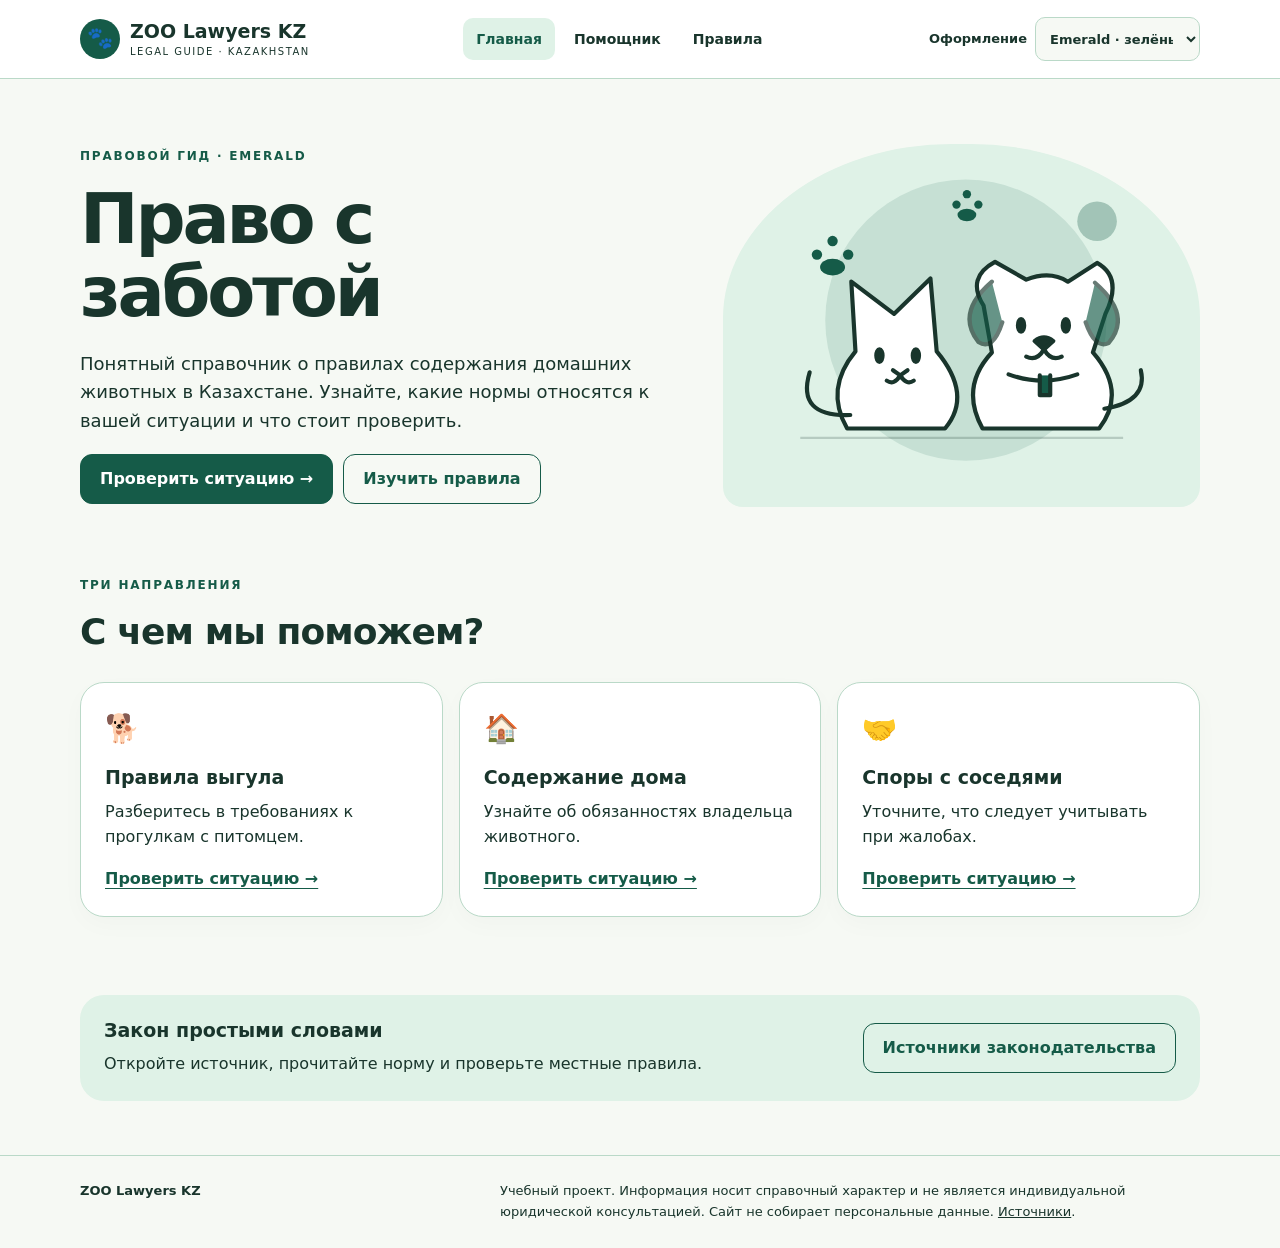
<file: index.html>
<!DOCTYPE html><html lang="ru" data-theme="emerald"><head><meta charset="utf-8"><meta name="viewport" content="width=device-width, initial-scale=1"><meta name="description" content="Справочный правовой ресурс для владельцев домашних животных в Казахстане"><title>Главная | ZOO Lawyers KZ</title><link rel="stylesheet" href="style.css"><script src="script.js" defer></script></head><body><header><div class="wrap bar"><a class="brand" href="index.html"><span class="brandmark" aria-hidden="true">🐾</span><span>ZOO Lawyers KZ<small>LEGAL GUIDE · KAZAKHSTAN</small></span></a><nav aria-label="Основная навигация"><a href="index.html" aria-current="page">Главная</a><a href="assistant.html">Помощник</a><a href="guide.html">Правила</a></nav><div class="theme-control"><label for="theme-select">Оформление</label><select id="theme-select"><option value="emerald">Emerald · зелёный</option><option value="navy">Legal Blue · синий</option><option value="terracotta">Warm Paws · тёплый</option><option value="graphite">Night · тёмный</option></select></div></div></header><main class="wrap"><section class="hero"><div><p class="eyebrow" id="theme-eyebrow">Правовой гид · Emerald</p><h1 id="theme-heading">Право с заботой</h1><p class="lead">Понятный справочник о правилах содержания домашних животных в Казахстане. Узнайте, какие нормы относятся к вашей ситуации и что стоит проверить.</p><div class="actions"><a class="btn" href="assistant.html">Проверить ситуацию →</a><a class="btn secondary" href="guide.html">Изучить правила</a></div></div><div class="hero-art"><svg viewBox="0 0 420 310" role="img" aria-label="Иллюстрация кота и собаки" xmlns="http://www.w3.org/2000/svg"><circle cx="214" cy="150" r="135" fill="var(--accent)" opacity=".12"/><circle cx="340" cy="55" r="19" fill="var(--accent)" opacity=".3"/><path d="M55 263H365" stroke="currentColor" opacity=".2" stroke-width="2"/><g stroke="currentColor" stroke-width="4" stroke-linecap="round" stroke-linejoin="round"><path d="M100 254Q78 216 108 180L104 113 145 144 180 110 186 180Q221 222 194 254Z" fill="var(--surface)"/><path d="M103 241Q51 243 64 200" fill="none"/><ellipse cx="131" cy="184" rx="3" ry="6" fill="currentColor"/><ellipse cx="166" cy="184" rx="3" ry="6" fill="currentColor"/><path d="M144 198l7 5 7-5M151 203q-6 10-13 5m13-5q6 10 13 5" fill="none"/><path d="M230 254Q208 214 239 181L231 136Q214 109 242 94L272 111Q295 102 312 113L340 95Q365 109 348 144L336 181Q369 219 342 254Z" fill="var(--surface)"/><path d="M239 113q-35 30-13 58 14 9 23-19m89-38q36 31 13 58-13 6-22-20" fill="var(--accent)" opacity=".65"/><ellipse cx="267" cy="155" rx="3" ry="6" fill="currentColor"/><ellipse cx="310" cy="155" rx="3" ry="6" fill="currentColor"/><path d="M280 170q9-7 18 0l-9 8Z" fill="currentColor"/><path d="M289 178q-7 12-17 7m17-7q7 12 17 7M255 202q33 12 66 0" fill="none"/><path d="M285 203v19h10v-19" fill="var(--accent)"/><path d="M347 235q42-7 35-37" fill="none"/></g><g fill="var(--accent)"><circle cx="71" cy="87" r="5"/><circle cx="86" cy="74" r="5"/><circle cx="101" cy="87" r="5"/><ellipse cx="86" cy="99" rx="12" ry="8"/><circle cx="205" cy="39" r="4"/><circle cx="215" cy="29" r="4"/><circle cx="226" cy="39" r="4"/><ellipse cx="215" cy="49" rx="9" ry="6"/></g></svg></div></section><section class="section"><p class="eyebrow">Три направления</p><h2>С чем мы поможем?</h2><div class="grid"><article class="panel"><span class="topic-icon" aria-hidden="true">🐕</span><h3>Правила выгула</h3><p>Разберитесь в требованиях к прогулкам с питомцем.</p><a href="assistant.html?case=walk">Проверить ситуацию →</a></article><article class="panel"><span class="topic-icon" aria-hidden="true">🏠</span><h3>Содержание дома</h3><p>Узнайте об обязанностях владельца животного.</p><a href="assistant.html?case=care">Проверить ситуацию →</a></article><article class="panel"><span class="topic-icon" aria-hidden="true">🤝</span><h3>Споры с соседями</h3><p>Уточните, что следует учитывать при жалобах.</p><a href="assistant.html?case=noise">Проверить ситуацию →</a></article></div></section><section class="section"><div class="strip"><div><h3>Закон простыми словами</h3><p>Откройте источник, прочитайте норму и проверьте местные правила.</p></div><a class="btn secondary" href="guide.html#sources">Источники законодательства</a></div></section></main><footer><div class="wrap foot"><strong>ZOO Lawyers KZ</strong><p>Учебный проект. Информация носит справочный характер и не является индивидуальной юридической консультацией. Сайт не собирает персональные данные. <a href="guide.html#sources">Источники</a>.</p></div></footer></body></html>
</file>
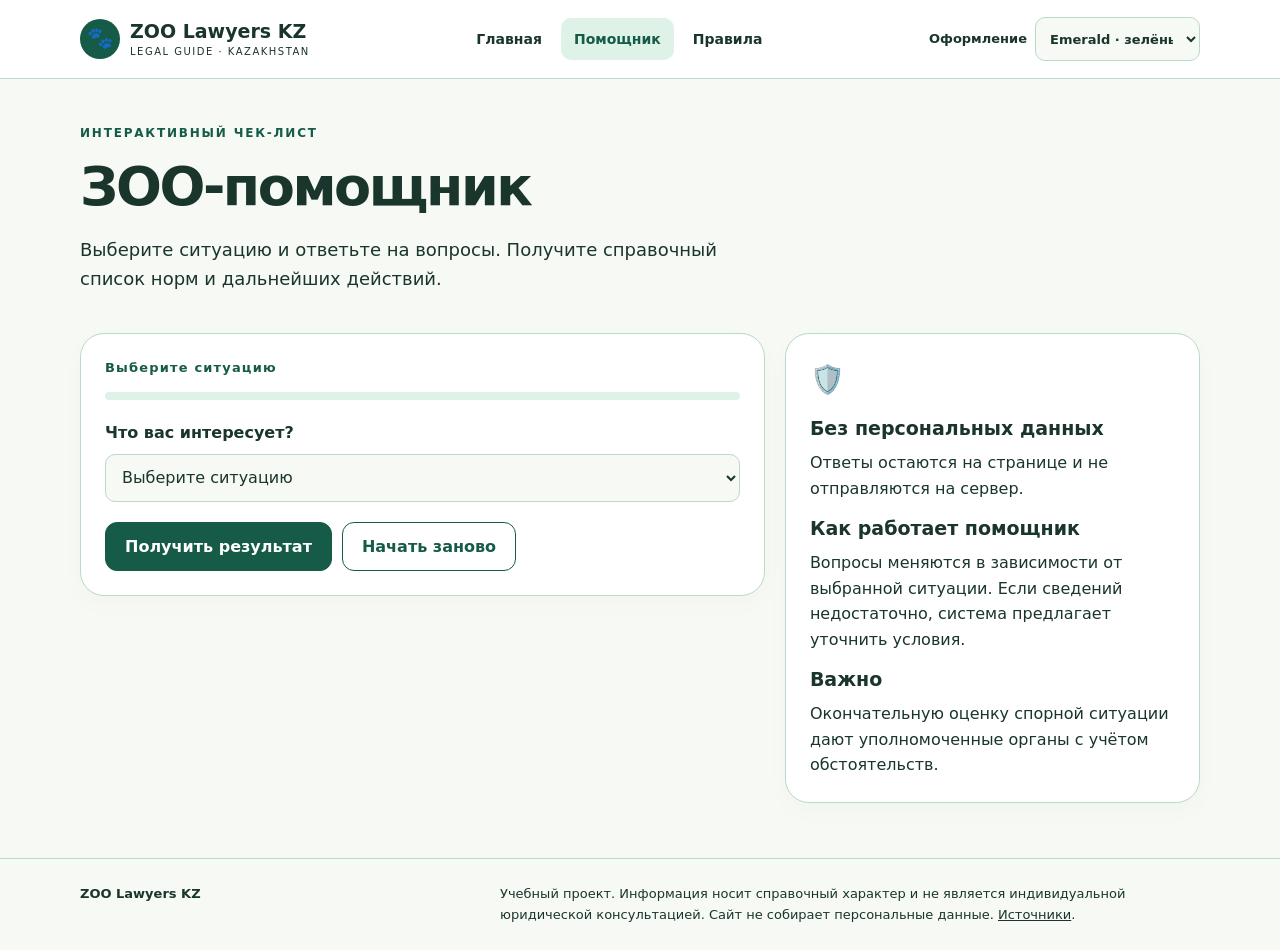
<file: assistant.html>
<!DOCTYPE html><html lang="ru" data-theme="emerald"><head><meta charset="utf-8"><meta name="viewport" content="width=device-width, initial-scale=1"><meta name="description" content="Справочный правовой ресурс для владельцев домашних животных в Казахстане"><title>Помощник | ZOO Lawyers KZ</title><link rel="stylesheet" href="style.css"><script src="script.js" defer></script></head><body><header><div class="wrap bar"><a class="brand" href="index.html"><span class="brandmark" aria-hidden="true">🐾</span><span>ZOO Lawyers KZ<small>LEGAL GUIDE · KAZAKHSTAN</small></span></a><nav aria-label="Основная навигация"><a href="index.html">Главная</a><a href="assistant.html" aria-current="page">Помощник</a><a href="guide.html">Правила</a></nav><div class="theme-control"><label for="theme-select">Оформление</label><select id="theme-select"><option value="emerald">Emerald · зелёный</option><option value="navy">Legal Blue · синий</option><option value="terracotta">Warm Paws · тёплый</option><option value="graphite">Night · тёмный</option></select></div></div></header><main class="wrap"><section class="pagehead"><p class="eyebrow">Интерактивный чек-лист</p><h1>ЗОО-помощник</h1><p class="lead">Выберите ситуацию и ответьте на вопросы. Получите справочный список норм и дальнейших действий.</p></section><div class="quiz-layout"><div><section class="panel quiz-input"><p id="count" class="num">Выберите ситуацию</p><div class="progress" aria-hidden="true"><span id="progress" style="width:0%"></span></div><div class="question"><label for="scenario">Что вас интересует?</label><select id="scenario"><option value="">Выберите ситуацию</option><option value="walk">Выгул питомца</option><option value="care">Содержание дома</option><option value="noise">Шум и соседи</option></select></div><div id="questions"></div><div class="actions"><button id="calculate" class="btn" type="button">Получить результат</button><button id="reset" class="btn secondary" type="button">Начать заново</button></div><p id="error" class="error" role="alert" hidden></p></section><section class="panel result" id="result" aria-live="polite" hidden><p class="eyebrow">Справочный результат</p><h2 id="status"></h2><ul id="advice"></ul><p>Источник: <a id="result-source" href="guide.html#sources" target="_blank" rel="noopener noreferrer"></a></p><p class="muted">Вывод не является установлением нарушения. Учитывайте действующую редакцию НПА и местные правила.</p><div class="actions"><a href="guide.html" class="btn secondary">Открыть справочник</a><button class="btn secondary" id="print" type="button">Печать</button></div></section></div><aside class="panel"><span class="topic-icon">🛡️</span><h3>Без персональных данных</h3><p>Ответы остаются на странице и не отправляются на сервер.</p><h3>Как работает помощник</h3><p>Вопросы меняются в зависимости от выбранной ситуации. Если сведений недостаточно, система предлагает уточнить условия.</p><h3>Важно</h3><p>Окончательную оценку спорной ситуации дают уполномоченные органы с учётом обстоятельств.</p></aside></div></main><footer><div class="wrap foot"><strong>ZOO Lawyers KZ</strong><p>Учебный проект. Информация носит справочный характер и не является индивидуальной юридической консультацией. Сайт не собирает персональные данные. <a href="guide.html#sources">Источники</a>.</p></div></footer></body></html>
</file>
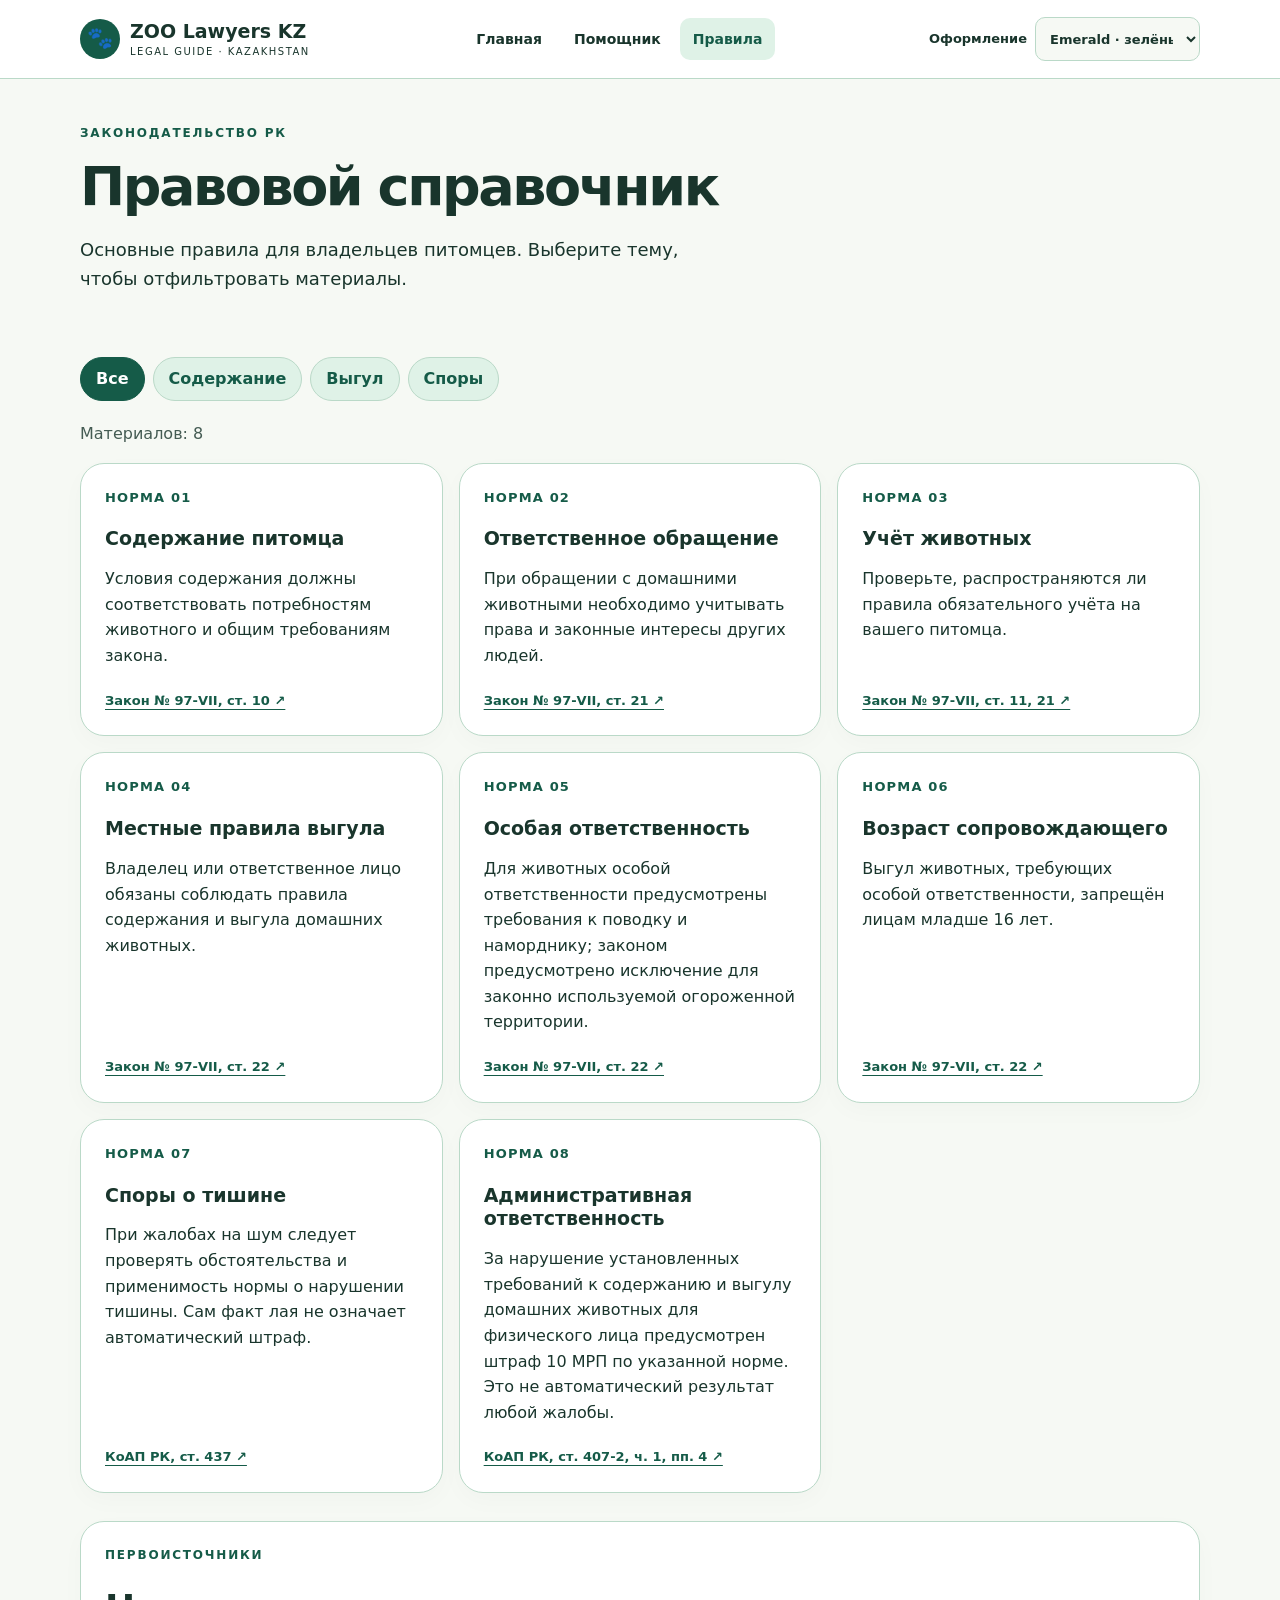
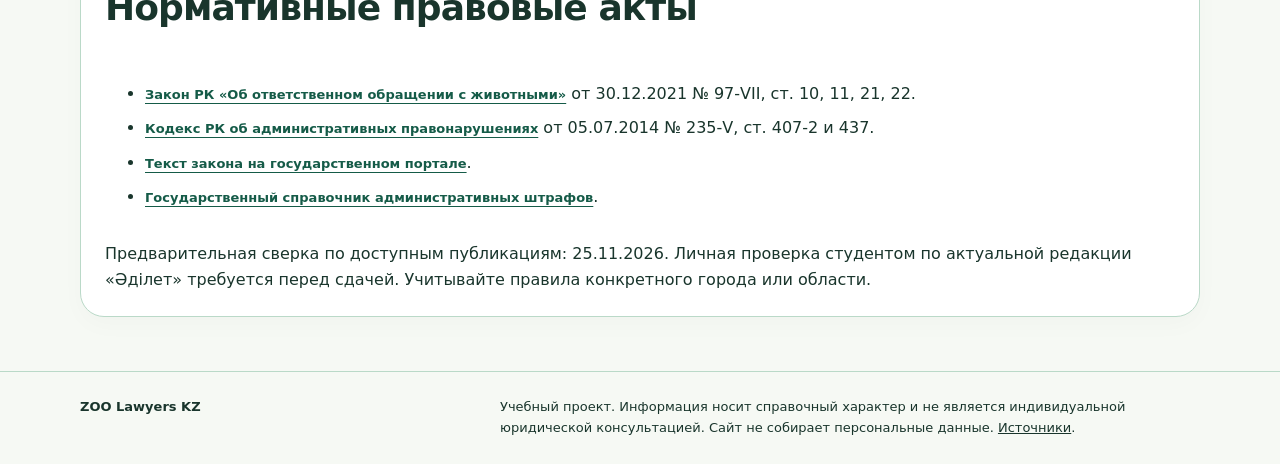
<file: guide.html>
<!DOCTYPE html><html lang="ru" data-theme="emerald"><head><meta charset="utf-8"><meta name="viewport" content="width=device-width, initial-scale=1"><meta name="description" content="Справочный правовой ресурс для владельцев домашних животных в Казахстане"><title>Правила | ZOO Lawyers KZ</title><link rel="stylesheet" href="style.css"><script src="script.js" defer></script></head><body><header><div class="wrap bar"><a class="brand" href="index.html"><span class="brandmark" aria-hidden="true">🐾</span><span>ZOO Lawyers KZ<small>LEGAL GUIDE · KAZAKHSTAN</small></span></a><nav aria-label="Основная навигация"><a href="index.html">Главная</a><a href="assistant.html">Помощник</a><a href="guide.html" aria-current="page">Правила</a></nav><div class="theme-control"><label for="theme-select">Оформление</label><select id="theme-select"><option value="emerald">Emerald · зелёный</option><option value="navy">Legal Blue · синий</option><option value="terracotta">Warm Paws · тёплый</option><option value="graphite">Night · тёмный</option></select></div></div></header><main class="wrap"><section class="pagehead"><p class="eyebrow">Законодательство РК</p><h1>Правовой справочник</h1><p class="lead">Основные правила для владельцев питомцев. Выберите тему, чтобы отфильтровать материалы.</p></section><section class="section guide"><div class="filters" aria-label="Фильтр материалов"><button class="chip" data-filter="all" aria-pressed="true">Все</button><button class="chip" data-filter="care" aria-pressed="false">Содержание</button><button class="chip" data-filter="walk" aria-pressed="false">Выгул</button><button class="chip" data-filter="conflict" aria-pressed="false">Споры</button></div><p id="filter-count" class="muted" aria-live="polite">Материалов: 8</p><div class="grid"><article class="panel" data-topic="care"><p class="num">НОРМА 01</p><h3>Содержание питомца</h3><p>Условия содержания должны соответствовать потребностям животного и общим требованиям закона.</p><a href="https://adilet.zan.kz/rus/docs/Z2100000097" target="_blank" rel="noopener noreferrer">Закон № 97-VII, ст. 10 ↗</a></article><article class="panel" data-topic="care"><p class="num">НОРМА 02</p><h3>Ответственное обращение</h3><p>При обращении с домашними животными необходимо учитывать права и законные интересы других людей.</p><a href="https://adilet.zan.kz/rus/docs/Z2100000097" target="_blank" rel="noopener noreferrer">Закон № 97-VII, ст. 21 ↗</a></article><article class="panel" data-topic="care"><p class="num">НОРМА 03</p><h3>Учёт животных</h3><p>Проверьте, распространяются ли правила обязательного учёта на вашего питомца.</p><a href="https://adilet.zan.kz/rus/docs/Z2100000097" target="_blank" rel="noopener noreferrer">Закон № 97-VII, ст. 11, 21 ↗</a></article><article class="panel" data-topic="walk"><p class="num">НОРМА 04</p><h3>Местные правила выгула</h3><p>Владелец или ответственное лицо обязаны соблюдать правила содержания и выгула домашних животных.</p><a href="https://adilet.zan.kz/rus/docs/Z2100000097" target="_blank" rel="noopener noreferrer">Закон № 97-VII, ст. 22 ↗</a></article><article class="panel" data-topic="walk"><p class="num">НОРМА 05</p><h3>Особая ответственность</h3><p>Для животных особой ответственности предусмотрены требования к поводку и наморднику; законом предусмотрено исключение для законно используемой огороженной территории.</p><a href="https://adilet.zan.kz/rus/docs/Z2100000097" target="_blank" rel="noopener noreferrer">Закон № 97-VII, ст. 22 ↗</a></article><article class="panel" data-topic="walk"><p class="num">НОРМА 06</p><h3>Возраст сопровождающего</h3><p>Выгул животных, требующих особой ответственности, запрещён лицам младше 16 лет.</p><a href="https://adilet.zan.kz/rus/docs/Z2100000097" target="_blank" rel="noopener noreferrer">Закон № 97-VII, ст. 22 ↗</a></article><article class="panel" data-topic="conflict"><p class="num">НОРМА 07</p><h3>Споры о тишине</h3><p>При жалобах на шум следует проверять обстоятельства и применимость нормы о нарушении тишины. Сам факт лая не означает автоматический штраф.</p><a href="https://adilet.zan.kz/rus/docs/K1400000235" target="_blank" rel="noopener noreferrer">КоАП РК, ст. 437 ↗</a></article><article class="panel" data-topic="conflict"><p class="num">НОРМА 08</p><h3>Административная ответственность</h3><p>За нарушение установленных требований к содержанию и выгулу домашних животных для физического лица предусмотрен штраф 10 МРП по указанной норме. Это не автоматический результат любой жалобы.</p><a href="https://adilet.zan.kz/rus/docs/K1400000235" target="_blank" rel="noopener noreferrer">КоАП РК, ст. 407-2, ч. 1, пп. 4 ↗</a></article></div><section id="sources" class="panel sources"><p class="eyebrow">Первоисточники</p><h2>Нормативные правовые акты</h2><ul><li><a href="https://adilet.zan.kz/rus/docs/Z2100000097" target="_blank" rel="noopener noreferrer">Закон РК «Об ответственном обращении с животными»</a> от 30.12.2021 № 97-VII, ст. 10, 11, 21, 22.</li><li><a href="https://adilet.zan.kz/rus/docs/K1400000235" target="_blank" rel="noopener noreferrer">Кодекс РК об административных правонарушениях</a> от 05.07.2014 № 235-V, ст. 407-2 и 437.</li><li><a href="https://www.gov.kz/org/forest/activities/19343?lang=ru" target="_blank" rel="noopener noreferrer">Текст закона на государственном портале</a>.</li><li><a href="https://www.gov.kz/article/694?lang=ru" target="_blank" rel="noopener noreferrer">Государственный справочник административных штрафов</a>.</li></ul><p>Предварительная сверка по доступным публикациям: 25.11.2026. Личная проверка студентом по актуальной редакции «Әділет» требуется перед сдачей. Учитывайте правила конкретного города или области.</p></section></section></main><footer><div class="wrap foot"><strong>ZOO Lawyers KZ</strong><p>Учебный проект. Информация носит справочный характер и не является индивидуальной юридической консультацией. Сайт не собирает персональные данные. <a href="guide.html#sources">Источники</a>.</p></div></footer></body></html>
</file>
<file: style.css>
:root{--accent:#155b48;--tint:#dff2e7;--bg:#f6f9f4;--ink:#19352c;--surface:#fff;--border:#bad9c8;--radius:24px;--on:#fff;color-scheme:light}*{box-sizing:border-box}html{scroll-behavior:smooth}body{margin:0;font-family:system-ui,-apple-system,BlinkMacSystemFont,"Segoe UI",sans-serif;background:var(--bg);color:var(--ink);line-height:1.6}a{color:inherit}button,select{font:inherit}button,a,select{-webkit-tap-highlight-color:transparent}a:focus-visible,button:focus-visible,select:focus-visible{outline:3px solid var(--accent);outline-offset:4px}button{cursor:pointer}header{border-bottom:1px solid var(--border);background:var(--surface)}.wrap{width:min(1120px,calc(100% - 40px));margin:auto}.bar{display:flex;align-items:center;justify-content:space-between;gap:20px;min-height:78px}.brand{display:flex;align-items:center;gap:10px;font-size:19px;font-weight:850;text-decoration:none;line-height:1.1}.brandmark{display:grid;place-items:center;width:40px;height:40px;background:var(--accent);color:var(--on);border-radius:var(--radius);font-size:21px}.brand small{display:block;font-weight:500;font-size:10px;letter-spacing:.15em;margin-top:5px}nav{display:flex;gap:6px;flex-wrap:wrap}nav a{font-size:14px;font-weight:650;text-decoration:none;padding:10px 13px;border-radius:10px}nav a[aria-current],nav a:hover{background:var(--tint);color:var(--accent)}main{min-height:70vh}.hero{padding:65px 0 45px;display:grid;grid-template-columns:1.12fr .88fr;gap:35px;align-items:center}.hero-art{background:var(--tint);border-radius:var(--radius);padding:20px;display:grid;place-items:center;min-height:300px}.hero-art svg{width:100%;max-width:460px;height:auto}h1,h2,h3,p{margin-top:0}h1{font-size:clamp(36px,5.7vw,70px);line-height:1.05;letter-spacing:-.045em;margin-bottom:20px}h2{font-size:clamp(25px,3vw,36px);line-height:1.15;letter-spacing:-.025em}h3{font-size:19px;line-height:1.25;margin-bottom:9px}.eyebrow{color:var(--accent);font-size:12px;font-weight:800;letter-spacing:.15em;text-transform:uppercase;margin-bottom:16px}.muted{opacity:.8}.lead{font-size:18px;max-width:650px}.actions{display:flex;gap:10px;flex-wrap:wrap;align-items:center}.btn{display:inline-flex;align-items:center;justify-content:center;min-height:46px;padding:11px 19px;background:var(--accent);color:var(--on);border:1px solid var(--accent);border-radius:12px;text-decoration:none;font-weight:750}.btn.secondary{background:transparent;color:var(--accent)}.btn:disabled{opacity:.5;cursor:default}.section{padding:24px 0 54px}.grid{display:grid;grid-template-columns:repeat(3,minmax(0,1fr));gap:16px}.panel{background:var(--surface);border:1px solid var(--border);border-radius:var(--radius);padding:24px;min-width:0;box-shadow:0 8px 24px #00000006}.panel p:last-child{margin-bottom:0}.num{font-size:13px;color:var(--accent);font-weight:850;letter-spacing:.09em}.topic-icon{font-size:28px;display:block;margin-bottom:14px}.panel a{color:var(--accent);font-weight:700;text-underline-offset:4px}.strip{background:var(--tint);border-radius:var(--radius);padding:24px;display:flex;justify-content:space-between;align-items:center;gap:20px}.strip p{margin-bottom:0}.pagehead{padding:45px 0 22px}.pagehead h1{font-size:clamp(34px,5vw,54px)}.quiz-layout{display:grid;grid-template-columns:1.65fr 1fr;gap:20px;align-items:start;padding-bottom:55px}.question{margin:20px 0}.question label{display:block;font-weight:700;margin-bottom:8px}.question select{width:100%;padding:12px 35px 12px 12px;min-height:48px;color:var(--ink);background:var(--bg);border:1px solid var(--border);border-radius:10px}.question select:invalid{color:var(--ink)}.error{color:var(--ink);background:var(--tint);border-left:4px solid var(--accent);padding:12px;margin-top:14px}.progress{height:8px;background:var(--tint);border-radius:50px;overflow:hidden;margin:12px 0 18px}.progress span{display:block;height:100%;background:var(--accent);transition:width .25s}.result{margin-top:22px;border-left:5px solid var(--accent)}.result ul{padding-left:22px}.result a{overflow-wrap:anywhere}.chip{background:var(--tint);color:var(--accent);border:1px solid var(--border);border-radius:100px;padding:8px 15px;min-height:42px;font-weight:700}.chip[aria-pressed=true]{background:var(--accent);color:var(--on);border-color:var(--accent)}.filters{display:flex;flex-wrap:wrap;gap:8px;margin-bottom:20px}.guide .panel{display:flex;flex-direction:column;gap:6px}.guide .panel a{margin-top:auto;font-size:13px}.sources{margin-top:28px}.sources li{margin-bottom:9px;overflow-wrap:anywhere}.sources a{color:var(--accent)}footer{border-top:1px solid var(--border);padding:25px 0;font-size:13px}.foot{display:flex;justify-content:space-between;gap:20px;align-items:flex-start}.foot p{max-width:700px;margin:0}.foot strong{white-space:nowrap} [hidden]{display:none!important}@media(max-width:760px){.wrap{width:calc(100% - 28px)}.bar{align-items:flex-start;flex-direction:column;gap:8px;padding:14px 0}.brand{font-size:17px}nav{width:100%;gap:4px}nav a{flex:1;text-align:center;padding:9px 5px;font-size:12px;white-space:nowrap}.hero{grid-template-columns:1fr;padding:32px 0 25px;gap:20px}.hero-art{min-height:0;padding:10px}.hero-art svg{max-height:230px}.grid,.quiz-layout{grid-template-columns:1fr}.strip,.foot{flex-direction:column;align-items:flex-start}.panel{padding:19px}.pagehead{padding-top:28px}.lead{font-size:16px}.section{padding-bottom:35px}}@media print{header,footer,.actions,.quiz-input,.quiz-layout>aside{display:none!important}.quiz-layout{display:block}.result{display:block!important;border:0}.panel{box-shadow:none}body{background:white;color:black}}@media(prefers-reduced-motion:reduce){*{scroll-behavior:auto!important;transition:none!important}}
:root[data-theme="emerald"] .hero-art{border-radius:48% 48% 20px 20px}
:root[data-theme="emerald"] .hero h1{max-width:580px}

:root[data-theme="navy"]{--accent:#243e75;--tint:#e4ebfb;--bg:#f4f6fb;--ink:#182642;--surface:#fff;--border:#cbd6eb;--radius:12px;--on:#fff;color-scheme:light}
:root[data-theme="navy"] .hero-art{border:1px solid var(--border)}
:root[data-theme="navy"] .hero h1{letter-spacing:-.055em}
:root[data-theme="navy"] .panel{border-top:3px solid var(--accent)}
:root[data-theme="navy"] .eyebrow{letter-spacing:.20em}

:root[data-theme="terracotta"]{--accent:#a74a30;--tint:#f9e5d7;--bg:#fff8f0;--ink:#412b23;--surface:#fffdf8;--border:#e8c8b7;--radius:30px;--on:#fff;color-scheme:light}
:root[data-theme="terracotta"] .hero-art{border-radius:50% 18% 45% 20%}
:root[data-theme="terracotta"] .hero h1,:root[data-theme="terracotta"] .pagehead h1{font-family:Georgia,serif;font-weight:500;letter-spacing:-.045em}
:root[data-theme="terracotta"] .panel{box-shadow:0 9px 18px #7b45280c}

:root[data-theme="graphite"]{--accent:#b6ef96;--tint:#25382c;--bg:#111915;--ink:#eef5e9;--surface:#1b2620;--border:#3b4c40;--radius:8px;--on:#132317;color-scheme:dark}
:root[data-theme="graphite"] .hero-art{border:1px solid var(--border)}
:root[data-theme="graphite"] .panel{box-shadow:none}
:root[data-theme="graphite"] .hero h1{font-weight:850}
:root[data-theme="graphite"] .eyebrow{letter-spacing:.2em}

.theme-control{display:flex;align-items:center;gap:8px;font-size:13px;font-weight:700;white-space:nowrap}.theme-control select{max-width:165px;min-height:44px;background:var(--bg);color:var(--ink);border:1px solid var(--border);border-radius:10px;padding:8px 10px}.bar{flex-wrap:wrap}@media(max-width:760px){.theme-control{width:100%;justify-content:space-between}.theme-control select{max-width:none;flex:1}.theme-control label{flex:none}}
</file>
